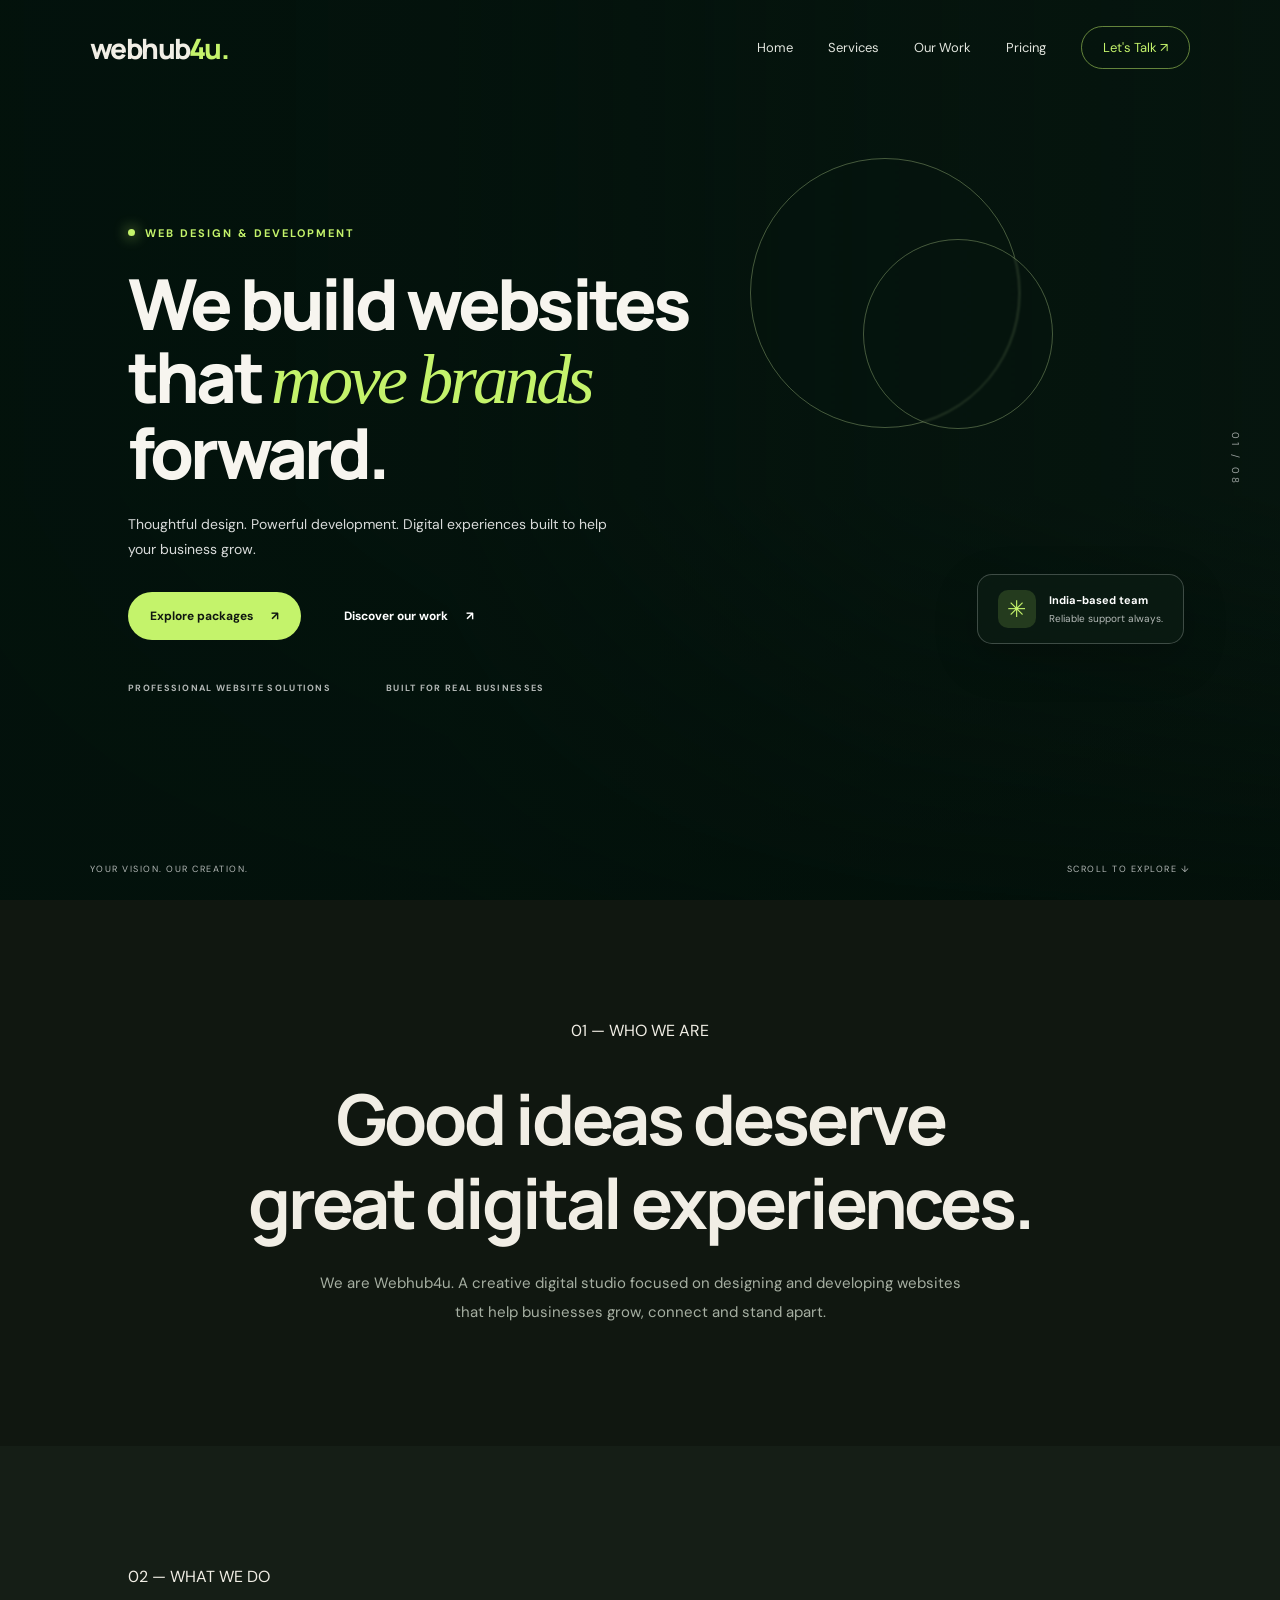
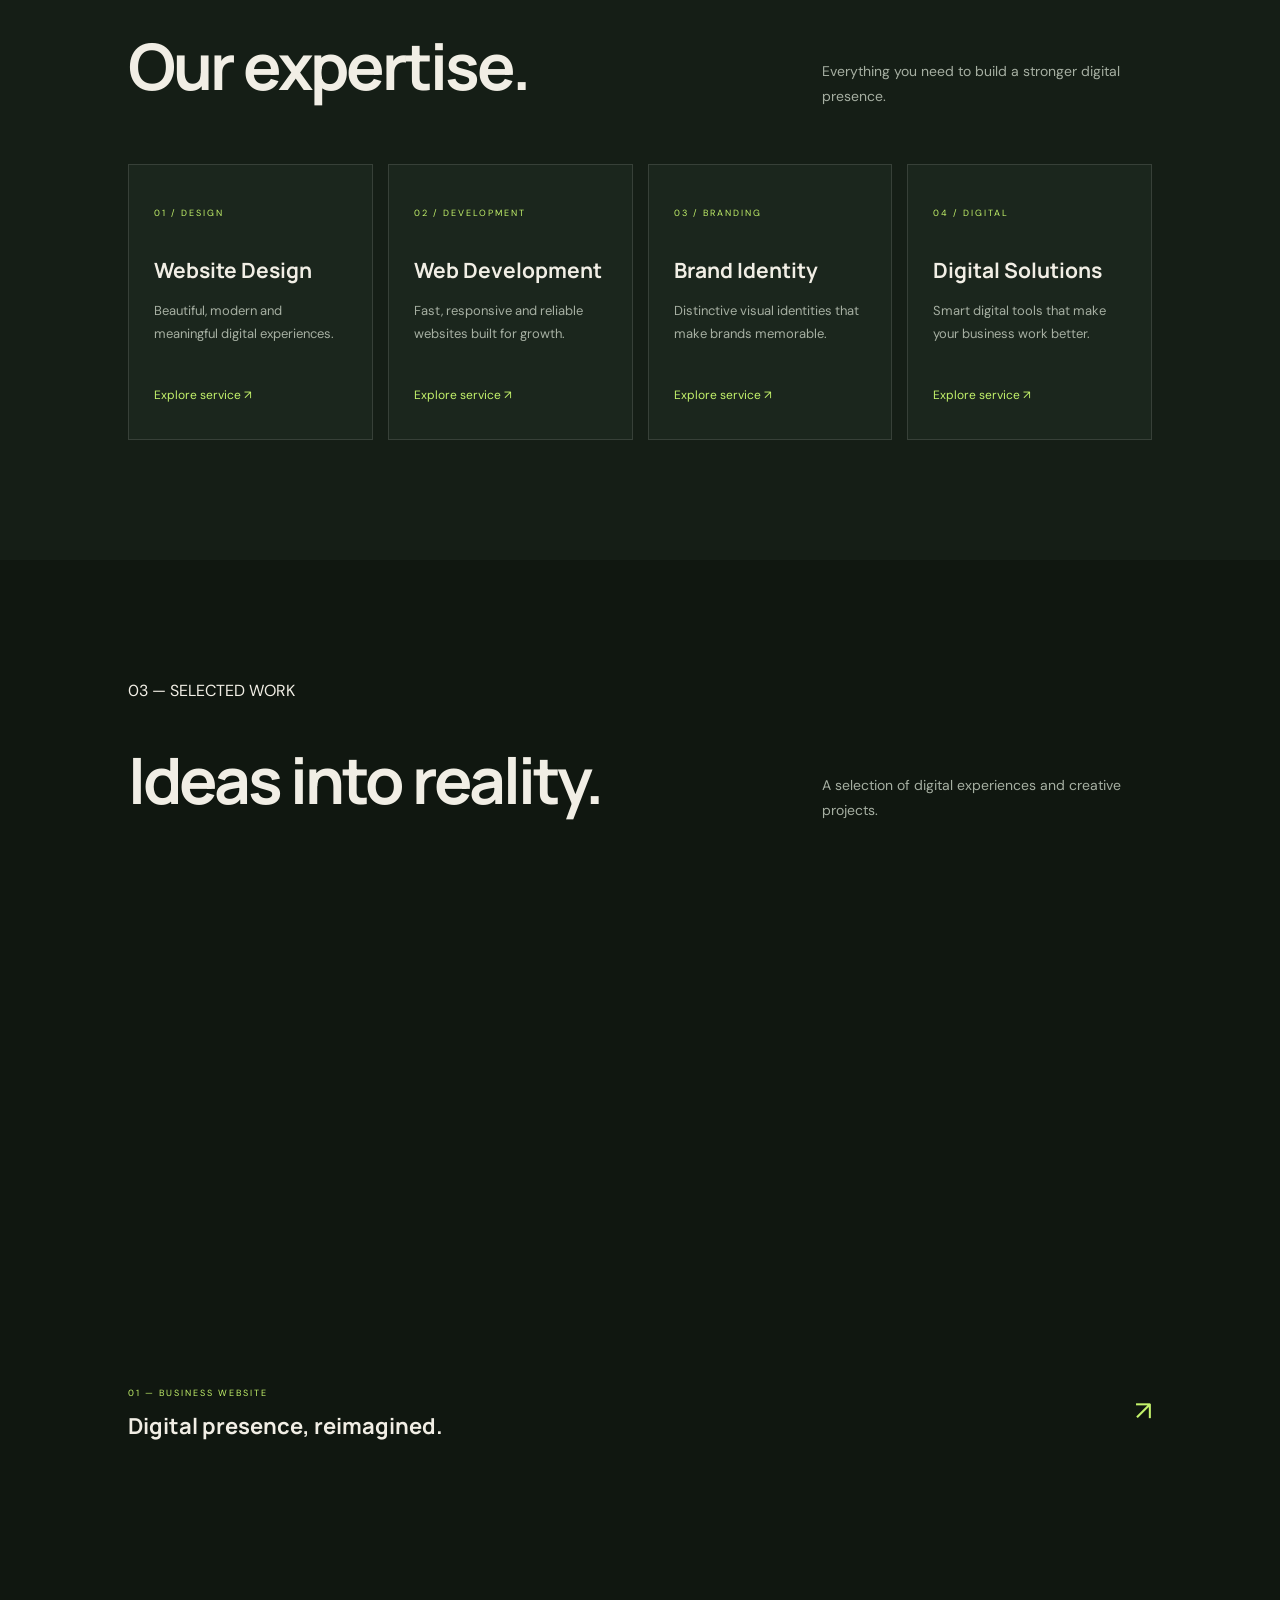
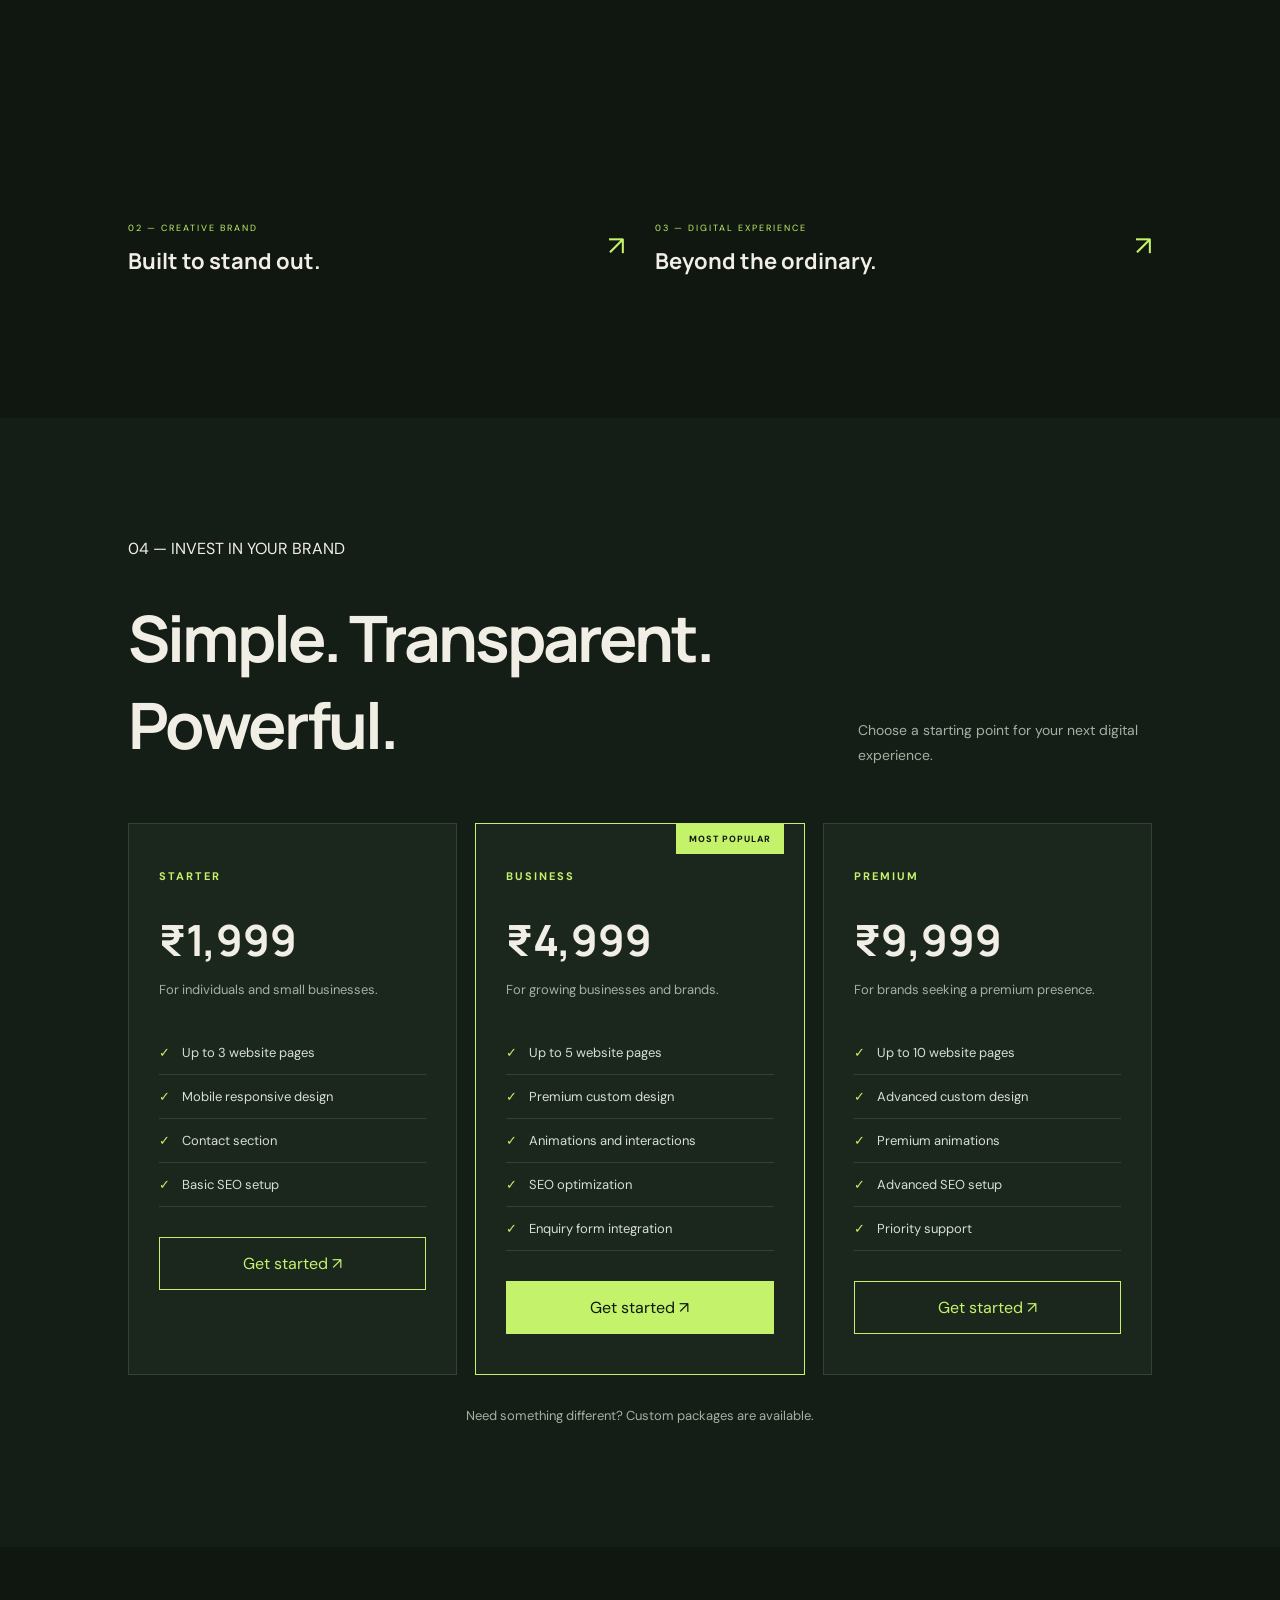
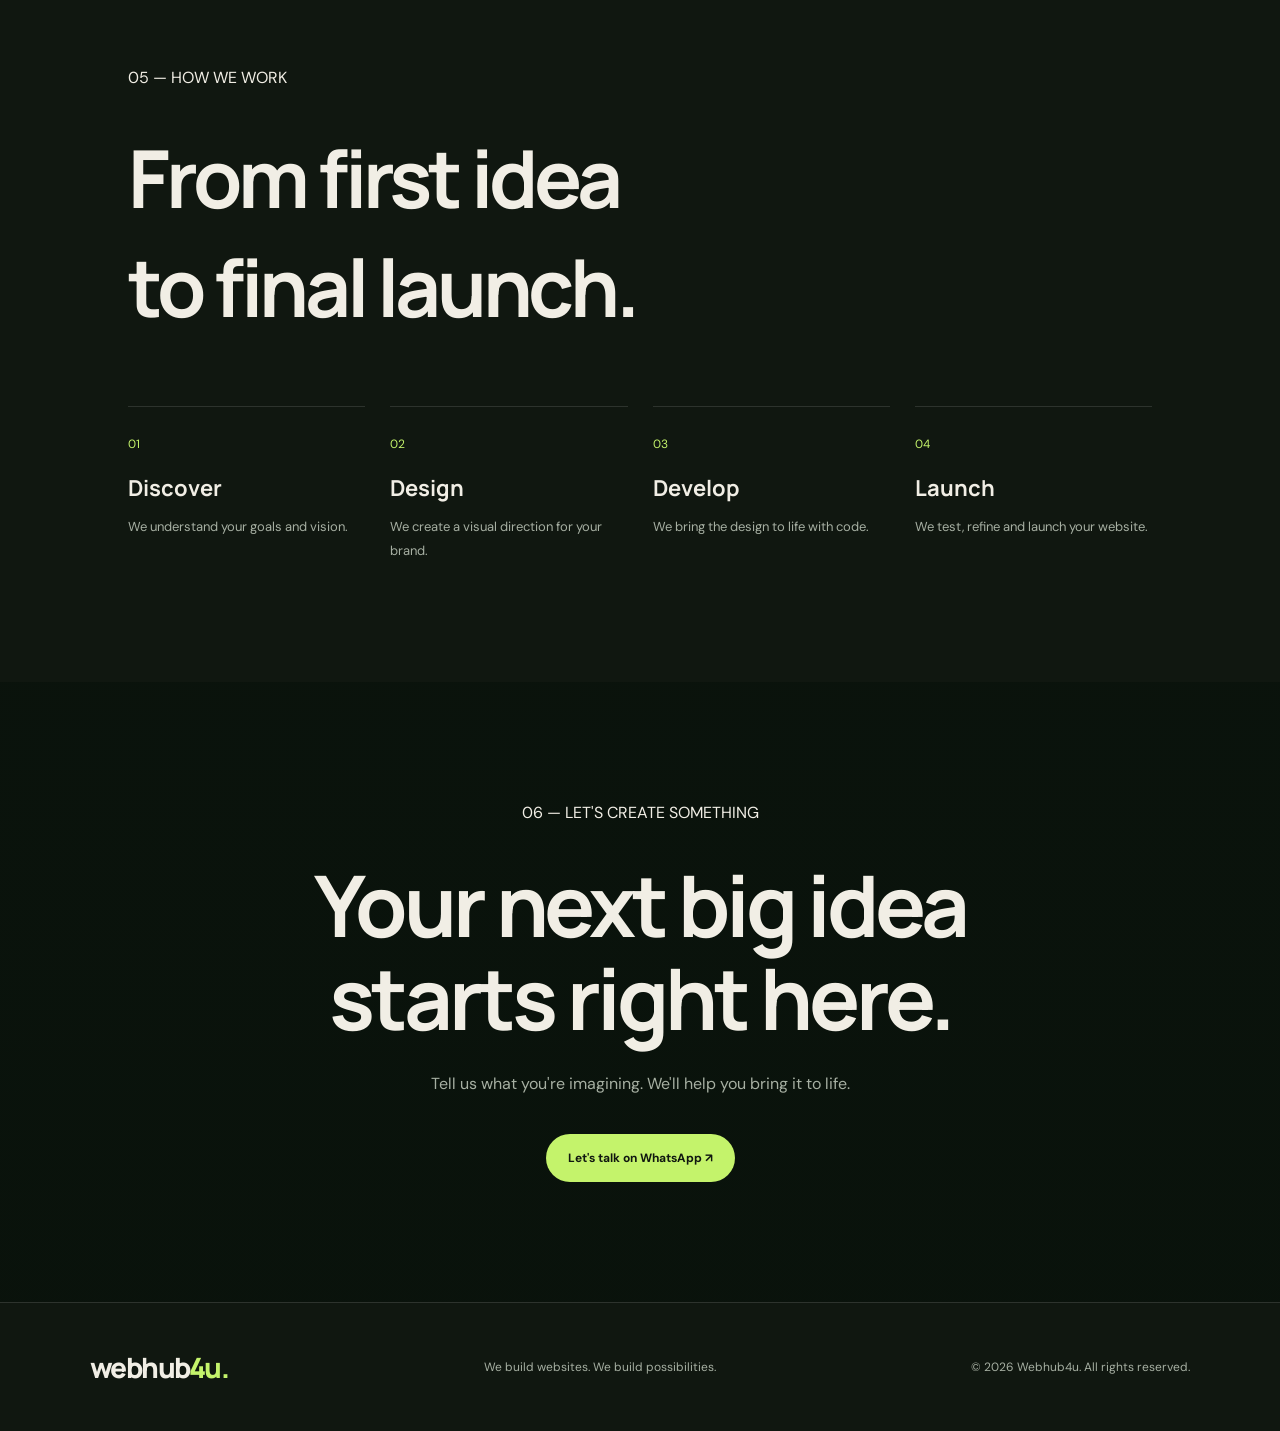
<file: index.html>
<!DOCTYPE html>
<html lang="en">
<head>
  <meta charset="UTF-8">
  <meta name="viewport" content="width=device-width, initial-scale=1.0">

  <meta name="theme-color" content="#101710">

  <meta name="description" content="Webhub4u — We build digital experiences, powerful websites and brands that stand out.">

  <title>Webhub4u — We Build Digital Experiences</title>

  <link rel="preconnect" href="https://fonts.googleapis.com">
  <link rel="preconnect" href="https://fonts.gstatic.com" crossorigin>

  <link href="https://fonts.googleapis.com/css2?family=DM+Sans:wght@400;500;600;700;800&family=Manrope:wght@400;500;600;700;800&display=swap" rel="stylesheet">
<link href="https://fonts.googleapis.com/css2?family=DM+Sans:wght@400;500;600;700;800&family=Manrope:wght@400;500;600;700;800&family=Playfair+Display:ital,wght@1,500&display=swap" rel="stylesheet">
  <link rel="stylesheet" href="style.css">
</head>

<body>

  <div class="loader" id="loader">
    <div class="loader-logo">webhub<span>4u.</span></div>
    <div class="loader-line"></div>
  </div>

  <div class="scroll-progress"></div>

  <header class="site-header">

    <a href="#home" class="logo">
      webhub<span>4u.</span>
    </a>

    <nav class="primary-nav">
      <a href="#home" class="nav-link">Home</a>
      <a href="#services" class="nav-link">Services</a>
      <a href="#work" class="nav-link">Our Work</a>
      <a href="#pricing" class="nav-link">Pricing</a>
      <a href="#contact" class="nav-link nav-contact">Let's Talk ↗</a>
    </nav>

    <button class="menu-toggle" aria-label="Open navigation" aria-expanded="false">
      <span></span>
      <span></span>
    </button>

  </header>

  <main>


<section class="hero" id="home">

  <div class="hero-image"></div>
  <div class="hero-overlay"></div>

  <div class="hero-content">

    <div class="hero-label">
      <span class="status-dot"></span>
      WEB DESIGN & DEVELOPMENT
    </div>

    <h1>
      We build websites<br>
      that <em>move brands</em><br>
      forward.
    </h1>

    <p>
      Thoughtful design. Powerful development. Digital experiences
      built to help your business grow.
    </p>

    <div class="hero-actions">

      <a href="#pricing" class="btn-primary">
        Explore packages <span>↗</span>
      </a>

      <a href="#work" class="btn-secondary">
        Discover our work <span>↗</span>
      </a>

    </div>

    <div class="hero-trust">
      <span>PROFESSIONAL WEBSITE SOLUTIONS</span>
      <span>BUILT FOR REAL BUSINESSES</span>
    </div>

  </div>

  <div class="hero-visual">

    <div class="hero-ring ring-one"></div>
    <div class="hero-ring ring-two"></div>

    <div class="hero-glass-card">
      <div class="glass-icon">✳</div>
      <div>
        <strong>India-based team</strong>
        <span>Reliable support always.</span>
      </div>
    </div>

  </div>

  <div class="hero-bottom">
    <span>YOUR VISION. OUR CREATION.</span>
    <span>SCROLL TO EXPLORE ↓</span>
  </div>

  <div class="hero-index">01 / 08</div>

</section>

         

    <section class="intro reveal" id="intro">
      <div class="section-tag">01 — WHO WE ARE</div>

      <h2>
        Good ideas deserve<br>
        <span>great digital experiences.</span>
      </h2>

      <p>
        We are Webhub4u. A creative digital studio focused on
        designing and developing websites that help businesses
        grow, connect and stand apart.
      </p>
    </section>

    <section class="services reveal" id="services">
      <div class="section-tag">02 — WHAT WE DO</div>

      <div class="section-heading">
        <h2>Our expertise.</h2>
        <p>Everything you need to build a stronger digital presence.</p>
      </div>

      <div class="service-grid">

        <article class="service-card">
          <span>01 / DESIGN</span>
          <h3>Website Design</h3>
          <p>Beautiful, modern and meaningful digital experiences.</p>
          <a href="#contact">Explore service ↗</a>
        </article>

        <article class="service-card">
          <span>02 / DEVELOPMENT</span>
          <h3>Web Development</h3>
          <p>Fast, responsive and reliable websites built for growth.</p>
          <a href="#contact">Explore service ↗</a>
        </article>

        <article class="service-card">
          <span>03 / BRANDING</span>
          <h3>Brand Identity</h3>
          <p>Distinctive visual identities that make brands memorable.</p>
          <a href="#contact">Explore service ↗</a>
        </article>

        <article class="service-card">
          <span>04 / DIGITAL</span>
          <h3>Digital Solutions</h3>
          <p>Smart digital tools that make your business work better.</p>
          <a href="#contact">Explore service ↗</a>
        </article>

      </div>
    </section>

    <section class="portfolio reveal" id="work">
      <div class="section-tag">03 — SELECTED WORK</div>

      <div class="section-heading">
        <h2>Ideas into reality.</h2>
        <p>A selection of digital experiences and creative projects.</p>
      </div>

      <div class="portfolio-grid">

        <article class="project project-large">
          <div class="project-image project-one"></div>
          <div class="project-info">
            <div>
              <span>01 — BUSINESS WEBSITE</span>
              <h3>Digital presence, reimagined.</h3>
            </div>
            <span class="project-arrow">↗</span>
          </div>
        </article>

        <article class="project">
          <div class="project-image project-two"></div>
          <div class="project-info">
            <div>
              <span>02 — CREATIVE BRAND</span>
              <h3>Built to stand out.</h3>
            </div>
            <span class="project-arrow">↗</span>
          </div>
        </article>

        <article class="project">
          <div class="project-image project-three"></div>
          <div class="project-info">
            <div>
              <span>03 — DIGITAL EXPERIENCE</span>
              <h3>Beyond the ordinary.</h3>
            </div>
            <span class="project-arrow">↗</span>
          </div>
        </article>

      </div>
    </section>

    <section class="pricing reveal" id="pricing">
      <div class="section-tag">04 — INVEST IN YOUR BRAND</div>

      <div class="section-heading">
        <h2>Simple. Transparent. Powerful.</h2>
        <p>Choose a starting point for your next digital experience.</p>
      </div>

      <div class="pricing-grid">

        <article class="price-card">
          <span>STARTER</span>
          <h3>₹1,999</h3>
          <p>For individuals and small businesses.</p>
          <ul>
            <li>Up to 3 website pages</li>
            <li>Mobile responsive design</li>
            <li>Contact section</li>
            <li>Basic SEO setup</li>
          </ul>
          <button class="price-button" data-plan="Starter">
            Get started ↗
          </button>
        </article>

        <article class="price-card featured">
          <div class="popular">MOST POPULAR</div>
          <span>BUSINESS</span>
          <h3>₹4,999</h3>
          <p>For growing businesses and brands.</p>
          <ul>
            <li>Up to 5 website pages</li>
            <li>Premium custom design</li>
            <li>Animations and interactions</li>
            <li>SEO optimization</li>
            <li>Enquiry form integration</li>
          </ul>
          <button class="price-button" data-plan="Business">
            Get started ↗
          </button>
        </article>

        <article class="price-card">
          <span>PREMIUM</span>
          <h3>₹9,999</h3>
          <p>For brands seeking a premium presence.</p>
          <ul>
            <li>Up to 10 website pages</li>
            <li>Advanced custom design</li>
            <li>Premium animations</li>
            <li>Advanced SEO setup</li>
            <li>Priority support</li>
          </ul>
          <button class="price-button" data-plan="Premium">
            Get started ↗
          </button>
        </article>

      </div>

      <p class="price-note">
        Need something different? Custom packages are available.
      </p>
    </section>

    <section class="process reveal" id="process">
      <div class="section-tag">05 — HOW WE WORK</div>

      <h2>From first idea<br>to <span>final launch.</span></h2>

      <div class="process-grid">
        <div><span>01</span><h3>Discover</h3><p>We understand your goals and vision.</p></div>
        <div><span>02</span><h3>Design</h3><p>We create a visual direction for your brand.</p></div>
        <div><span>03</span><h3>Develop</h3><p>We bring the design to life with code.</p></div>
        <div><span>04</span><h3>Launch</h3><p>We test, refine and launch your website.</p></div>
      </div>
    </section>

    <section class="contact reveal" id="contact">
      <div class="contact-content">
        <div class="section-tag">06 — LET'S CREATE SOMETHING</div>
        <h2>Your next big idea<br>starts <span>right here.</span></h2>
        <p>Tell us what you're imagining. We'll help you bring it to life.</p>

        <a class="btn-primary" href="https://wa.me/91YOURNUMBER">
          Let's talk on WhatsApp ↗
        </a>
      </div>
    </section>

  </main>

  <footer class="footer">
    <a href="#home" class="logo">webhub<span>4u.</span></a>
    <p>We build websites. We build possibilities.</p>
    <span>© <span id="year"></span> Webhub4u. All rights reserved.</span>
  </footer>

  <script src="script.js"></script>

</body>
</html>
</file>
<file: style.css>
/* =========================================
   WEBHUB4U — CINEMATIC WEBSITE
   VERSION 1.0
========================================= */

:root {
  --bg: #101710;
  --bg-light: #18221a;
  --card: #1b261d;
  --cream: #f1eee5;
  --muted: #a6afa2;
  --lime: #c4f36b;
  --border: rgba(255,255,255,.12);
  --font: 'DM Sans', sans-serif;
  --heading: 'Manrope', sans-serif;
}

* {
  margin: 0;
  padding: 0;
  box-sizing: border-box;
}

html {
  scroll-behavior: smooth;
  scroll-padding-top: 100px;
}

body {
  background: var(--bg);
  color: var(--cream);
  font-family: var(--font);
  overflow-x: hidden;
}

a {
  color: inherit;
  text-decoration: none;
}

button {
  font: inherit;
  cursor: pointer;
  border: none;
}

::selection {
  background: var(--lime);
  color: var(--bg);
}

/* LOADER */

.loader {
  position: fixed;
  inset: 0;
  z-index: 9999;
  background: var(--bg);
  display: flex;
  align-items: center;
  justify-content: center;
  flex-direction: column;
  gap: 20px;
  transition: opacity .7s ease, visibility .7s ease;
}

.loader.hide {
  opacity: 0;
  visibility: hidden;
}

.loader-logo {
  font-family: var(--heading);
  font-size: 36px;
  font-weight: 800;
}

.loader-logo span,
.logo span {
  color: var(--lime);
}

.loader-line {
  width: 100px;
  height: 2px;
  background: var(--lime);
  animation: loaderLine 1.2s ease-in-out infinite;
}

@keyframes loaderLine {
  0% { transform: scaleX(.1); opacity: .3; }
  50% { transform: scaleX(1); opacity: 1; }
  100% { transform: scaleX(.1); opacity: .3; }
}

/* SCROLL PROGRESS */

.scroll-progress {
  position: fixed;
  top: 0;
  left: 0;
  height: 3px;
  width: 0;
  background: var(--lime);
  z-index: 10000;
}

/* HEADER */

.site-header {
  position: fixed;
  top: 0;
  left: 0;
  width: 100%;
  z-index: 1000;
  padding: 26px 7%;
  display: flex;
  align-items: center;
  justify-content: space-between;
  transition: .4s ease;
}

.site-header.scrolled {
  background: rgba(15,23,16,.92);
  backdrop-filter: blur(18px);
  padding-top: 17px;
  padding-bottom: 17px;
  border-bottom: 1px solid var(--border);
}

.logo {
  font-family: var(--heading);
  font-size: 28px;
  font-weight: 800;
  letter-spacing: -1.5px;
}

.primary-nav {
  display: flex;
  align-items: center;
  gap: 35px;
}

.nav-link {
  font-size: 13px;
  color: #e3e6df;
  transition: .3s;
}

.nav-link:hover {
  color: var(--lime);
}

.nav-contact {
  border: 1px solid rgba(196,243,107,.5);
  padding: 12px 21px;
  border-radius: 30px;
  color: var(--lime);
}

.nav-contact:hover {
  background: var(--lime);
  color: var(--bg);
}

.menu-toggle {
  display: none;
  background: transparent;
  width: 36px;
  height: 36px;
}

.menu-toggle span {
  display: block;
  height: 2px;
  width: 25px;
  background: white;
  margin: 6px auto;
}


/* =========================================
   WEBHUB4U — CINEMATIC HERO
========================================= */

.hero {
  position: relative;
  min-height: 100vh;
  min-height: 100svh;
  display: flex;
  align-items: center;
  padding: 130px 10% 110px;
  overflow: hidden;
  isolation: isolate;
  background: #07160f;
}

.hero-image {
  position: absolute;
  inset: 0;
  z-index: -3;
  background-image: url('https://images.unsplash.com/photo-1464822759023-fed622ff2c3b?auto=format&fit=crop&w=2400&q=90');
  background-size: cover;
  background-position: center 48%;
  transform: scale(1.08);
  animation: heroZoom 18s ease-out forwards;
}

@keyframes heroZoom {
  to { transform: scale(1); }
}

.hero-overlay {
  position: absolute;
  inset: 0;
  z-index: -2;
  background:
    linear-gradient(90deg,
      rgba(3,18,12,.94) 0%,
      rgba(3,18,12,.83) 35%,
      rgba(3,18,12,.43) 70%,
      rgba(3,18,12,.25) 100%),
    linear-gradient(0deg,
      rgba(3,15,9,.8),
      transparent 45%);
}

.hero-content {
  position: relative;
  z-index: 3;
  max-width: 720px;
  animation: heroEnter 1.1s .2s both;
}

@keyframes heroEnter {
  from {
    opacity: 0;
    transform: translateY(35px);
  }
  to {
    opacity: 1;
    transform: translateY(0);
  }
}

.hero-label {
  font-size: 11px;
  letter-spacing: 2px;
  color: var(--lime);
  font-weight: 700;
  display: flex;
  align-items: center;
}

.status-dot {
  width: 7px;
  height: 7px;
  display: inline-block;
  border-radius: 50%;
  background: var(--lime);
  margin-right: 10px;
  box-shadow: 0 0 14px var(--lime);
}

.hero h1 {
  font-family: var(--heading);
  font-size: clamp(48px, 5.5vw, 78px);
  line-height: 1.04;
  letter-spacing: -3.8px;
  font-weight: 800;
  margin: 27px 0 22px;
  color: #f7f5ef;
}

.hero h1 em {
  font-family: Georgia, serif;
  font-weight: 400;
  font-style: italic;
  color: var(--lime);
}

.hero-content > p {
  max-width: 480px;
  color: rgba(255,255,255,.85);
  font-size: 14px;
  line-height: 1.8;
}

.hero-actions {
  display: flex;
  align-items: center;
  gap: 20px;
  margin-top: 30px;
}

.btn-primary,
.btn-secondary {
  min-height: 48px;
  display: inline-flex;
  align-items: center;
  justify-content: center;
  gap: 18px;
  padding: 0 22px;
  border-radius: 30px;
  font-size: 12px;
  font-weight: 700;
  transition: .35s ease;
}

.btn-primary {
  background: var(--lime);
  color: #101710;
}

.btn-primary:hover {
  background: white;
  transform: translateY(-4px);
  box-shadow: 0 10px 30px rgba(196,243,107,.2);
}

.btn-secondary {
  color: white;
  border: 1px solid transparent;
}

.btn-secondary:hover {
  color: var(--lime);
  transform: translateY(-3px);
}

/* HERO TRUST */

.hero-trust {
  display: flex;
  gap: 55px;
  margin-top: 42px;
}

.hero-trust span {
  font-size: 9px;
  letter-spacing: 1.3px;
  color: rgba(255,255,255,.7);
  font-weight: 700;
}

/* FLOATING VISUAL */

.hero-visual {
  position: absolute;
  width: 44%;
  height: 75%;
  right: 4%;
  top: 10%;
  z-index: 1;
  pointer-events: none;
}

.hero-ring {
  position: absolute;
  border: 1px solid rgba(211,241,166,.32);
  border-radius: 50%;
  backdrop-filter: blur(1px);
}

.ring-one {
  width: 270px;
  height: 270px;
  top: 10%;
  left: 15%;
  animation: floatRing 8s ease-in-out infinite;
}

.ring-two {
  width: 190px;
  height: 190px;
  top: 22%;
  left: 35%;
  animation: floatRing 8s ease-in-out infinite reverse;
}

@keyframes floatRing {
  0%,100% { transform: translateY(0); }
  50% { transform: translateY(-14px); }
}

/* GLASS CARD */

.hero-glass-card {
  position: absolute;
  right: 8%;
  bottom: 18%;
  display: flex;
  align-items: center;
  gap: 13px;
  padding: 15px 20px;
  border: 1px solid rgba(255,255,255,.22);
  border-radius: 15px;
  background: rgba(15,35,23,.48);
  backdrop-filter: blur(18px);
  box-shadow: 0 15px 45px rgba(0,0,0,.2);
  animation: glassFloat 5s ease-in-out infinite;
}

@keyframes glassFloat {
  0%,100% { transform: translateY(0); }
  50% { transform: translateY(-9px); }
}

.glass-icon {
  width: 38px;
  height: 38px;
  border-radius: 10px;
  background: rgba(196,243,107,.15);
  color: var(--lime);
  display: grid;
  place-items: center;
  font-size: 23px;
}

.hero-glass-card strong {
  display: block;
  color: white;
  font-size: 11px;
}

.hero-glass-card span {
  display: block;
  color: rgba(255,255,255,.7);
  font-size: 10px;
  margin-top: 5px;
}

/* BOTTOM DETAILS */

.hero-bottom {
  position: absolute;
  left: 7%;
  right: 7%;
  bottom: 25px;
  display: flex;
  justify-content: space-between;
  font-size: 9px;
  letter-spacing: 1.5px;
  color: rgba(255,255,255,.7);
}

.hero-index {
  position: absolute;
  right: 3%;
  top: 48%;
  writing-mode: vertical-rl;
  font-size: 10px;
  letter-spacing: 3px;
  color: rgba(255,255,255,.6);
}

/* HERO TABLET */

@media(max-width:1000px) {
  .hero {
    padding-left: 7%;
    padding-right: 7%;
  }

  .hero-visual {
    right: -5%;
    opacity: .7;
  }

  .hero h1 {
    font-size: clamp(48px,6.5vw,68px);
  }
}

/* HERO MOBILE */

@media(max-width:700px) {

  .hero {
    min-height: 92svh;
    padding: 135px 7% 105px;
    align-items: center;
  }

  .hero-image {
    background-position: 58% center;
  }

  .hero-overlay {
    background:
      linear-gradient(90deg,
        rgba(3,18,12,.88),
        rgba(3,18,12,.52)),
      linear-gradient(0deg,
        rgba(3,15,9,.85),
        transparent);
  }

  .hero-content {
    width: 100%;
  }

  .hero-label {
    font-size: 9px;
    letter-spacing: 1.5px;
  }

  .hero h1 {
    font-size: clamp(39px, 10vw, 57px);
    line-height: 1.1;
    letter-spacing: -2px;
    margin: 25px 0 20px;
  }

  .hero-content > p {
    font-size: 13px;
    line-height: 1.8;
    max-width: 340px;
  }

  .hero-actions {
    flex-wrap: wrap;
    gap: 8px;
    margin-top: 25px;
  }

  .btn-primary,
  .btn-secondary {
    min-height: 45px;
    padding: 0 16px;
    gap: 10px;
    font-size: 11px;
  }

  .hero-trust {
    gap: 15px;
    flex-wrap: wrap;
    margin-top: 35px;
  }

  .hero-trust span {
    font-size: 8px;
  }

  .hero-visual {
    width: 100%;
    height: 100%;
    right: -35%;
    top: 0;
    opacity: .4;
  }

  .ring-one {
    width: 180px;
    height: 180px;
    top: 17%;
    left: 25%;
  }

  .ring-two {
    width: 125px;
    height: 125px;
    top: 27%;
    left: 43%;
  }

  .hero-glass-card {
    display: none;
  }

  .hero-index {
    display: none;
  }

  .hero-bottom {
    left: 7%;
    right: 7%;
    bottom: 20px;
    font-size: 7px;
    letter-spacing: .7px;
  }
}

@media(max-width:380px) {
  .hero h1 {
    font-size: 37px;
  }

  .hero-actions {
    align-items: flex-start;
  }
}

/* COMMON SECTIONS */

section:not(.hero) {
  padding: 120px 10%;
}

.section-heading {
  display: flex;
  justify-content: space-between;
  align-items: end;
  gap: 25px;
  margin: 35px 0 55px;
}

.section-heading h2 {
  font-family: var(--heading);
  font-size: clamp(36px,5vw,65px);
  letter-spacing: -3px;
}

.section-heading p {
  color: var(--muted);
  max-width: 330px;
  line-height: 1.8;
  font-size: 14px;
}

/* INTRO */

.intro {
  text-align: center;
  background: var(--bg);
}

.intro h2 {
  font-family: var(--heading);
  font-size: clamp(35px,5.5vw,70px);
  letter-spacing: -3px;
  line-height: 1.2;
  margin: 35px 0 25px;
}

.intro > p {
  color: var(--muted);
  max-width: 650px;
  margin: auto;
  line-height: 1.9;
  font-size: 15px;
}

/* SERVICES */

.services {
  background: #151e16;
}

.service-grid {
  display: grid;
  grid-template-columns: repeat(4,1fr);
  gap: 15px;
}

.service-card {
  background: var(--card);
  padding: 35px 25px;
  min-height: 270px;
  border: 1px solid var(--border);
  transition: .4s ease;
}

.service-card:hover {
  transform: translateY(-9px);
  border-color: rgba(196,243,107,.6);
  background: #202d21;
}

.service-card > span,
.project-info > div > span {
  color: var(--lime);
  font-size: 9px;
  letter-spacing: 2px;
}

.service-card h3 {
  font-family: var(--heading);
  font-size: 21px;
  margin: 35px 0 15px;
}

.service-card p {
  color: var(--muted);
  font-size: 13px;
  line-height: 1.8;
  min-height: 70px;
}

.service-card a {
  display: inline-block;
  color: var(--lime);
  font-size: 12px;
  margin-top: 18px;
}

/* PORTFOLIO */

.portfolio-grid {
  display: grid;
  grid-template-columns: repeat(2,1fr);
  gap: 30px;
}

.project-large {
  grid-column: span 2;
}

.project-image {
  height: 300px;
  background-size: cover;
  background-position: center;
  position: relative;
  overflow: hidden;
  transition: transform .6s ease;
}

.project-large .project-image {
  height: 480px;
}

.project:hover .project-image {
  transform: scale(1.015);
}

.project-one {
  background-image: url('https://images.unsplash.com/photo-1497366754035-f200968a6e72?auto=format&fit=crop&w=1600&q=85');
}

.project-two {
  background-image: url('https://images.unsplash.com/photo-1600210492486-724fe5c67fb0?auto=format&fit=crop&w=1200&q=85');
}

.project-three {
  background-image: url('https://images.unsplash.com/photo-1519389950473-47ba0277781c?auto=format&fit=crop&w=1200&q=85');
}

.project-info {
  padding: 22px 0;
  display: flex;
  justify-content: space-between;
  align-items: center;
}

.project-info h3 {
  font-family: var(--heading);
  font-size: 22px;
  margin-top: 10px;
}

.project-arrow {
  font-size: 27px;
  color: var(--lime);
}

/* PRICING */

.pricing {
  background: #151e16;
}

.pricing-grid {
  display: grid;
  grid-template-columns: repeat(3,1fr);
  gap: 18px;
}

.price-card {
  position: relative;
  background: var(--card);
  border: 1px solid var(--border);
  padding: 40px 30px;
  transition: .4s ease;
}

.price-card:hover {
  transform: translateY(-7px);
}

.price-card.featured {
  border-color: var(--lime);
}

.price-card > span {
  color: var(--lime);
  font-size: 11px;
  letter-spacing: 2px;
  font-weight: 700;
}

.price-card h3 {
  font-family: var(--heading);
  font-size: 43px;
  margin: 25px 0 10px;
}

.price-card > p,
.price-note {
  font-size: 13px;
  color: var(--muted);
  line-height: 1.7;
}

.price-card ul {
  list-style: none;
  margin: 30px 0;
}

.price-card li {
  border-bottom: 1px solid var(--border);
  padding: 13px 0;
  font-size: 13px;
  color: #d8ded5;
}

.price-card li::before {
  content: "✓";
  color: var(--lime);
  margin-right: 12px;
}

.popular {
  position: absolute;
  top: 0;
  right: 20px;
  background: var(--lime);
  color: var(--bg);
  font-size: 9px;
  font-weight: 800;
  letter-spacing: 1px;
  padding: 9px 13px;
}

.price-button {
  width: 100%;
  padding: 15px;
  background: transparent;
  border: 1px solid var(--lime);
  color: var(--lime);
  transition: .3s;
}

.price-button:hover {
  background: var(--lime);
  color: var(--bg);
}

.featured .price-button {
  background: var(--lime);
  color: var(--bg);
}

.price-note {
  text-align: center;
  margin-top: 30px;
}

/* PROCESS */

.process h2 {
  font-family: var(--heading);
  font-size: clamp(45px,7vw,80px);
  letter-spacing: -4px;
  margin: 35px 0 65px;
}

.process-grid {
  display: grid;
  grid-template-columns: repeat(4,1fr);
  gap: 25px;
}

.process-grid > div {
  border-top: 1px solid var(--border);
  padding-top: 25px;
}

.process-grid span {
  color: var(--lime);
  font-size: 12px;
}

.process-grid h3 {
  font-family: var(--heading);
  font-size: 22px;
  margin: 20px 0 12px;
}

.process-grid p {
  font-size: 13px;
  color: var(--muted);
  line-height: 1.8;
}

/* CONTACT */

.contact {
  background:
    linear-gradient(rgba(9,18,11,.85),rgba(9,18,11,.92)),
    url('https://images.unsplash.com/photo-1470770841072-f978cf4d019e?auto=format&fit=crop&w=2000&q=85')
    center/cover;
  text-align: center;
}

.contact-content {
  max-width: 750px;
  margin: auto;
}

.contact h2 {
  font-family: var(--heading);
  font-size: clamp(45px,7vw,85px);
  letter-spacing: -4px;
  line-height: 1.1;
  margin: 35px 0 25px;
}

.contact p {
  color: var(--muted);
  margin-bottom: 35px;
  line-height: 1.8;
}

.contact .btn-primary {
  margin: auto;
}

/* FOOTER */

.footer {
  padding: 45px 7%;
  display: flex;
  justify-content: space-between;
  align-items: center;
  gap: 25px;
  flex-wrap: wrap;
  border-top: 1px solid var(--border);
}

.footer p,
.footer > span {
  font-size: 12px;
  color: var(--muted);
}

/* SCROLL REVEAL */

.reveal {
  opacity: 0;
  transform: translateY(35px);
  transition: opacity .8s ease, transform .8s ease;
}

.reveal.is-visible {
  opacity: 1;
  transform: translateY(0);
}

/* TABLET */

@media(max-width:1000px) {
  .site-header {
    padding-left: 5%;
    padding-right: 5%;
  }

  .primary-nav {
    gap: 20px;
  }

  .service-grid {
    grid-template-columns: repeat(2,1fr);
  }

  .process-grid {
    grid-template-columns: repeat(2,1fr);
  }

  .pricing-grid {
    grid-template-columns: repeat(2,1fr);
  }

  .price-card:last-child {
    grid-column: span 2;
  }
}

/* MOBILE */

@media(max-width:700px) {

  html {
    scroll-padding-top: 75px;
  }

  .site-header {
    padding: 17px 6%;
  }

  .logo {
    font-size: 25px;
  }

  .menu-toggle {
    display: block;
  }

  .primary-nav {
    position: absolute;
    top: 100%;
    left: 0;
    width: 100%;
    padding: 25px 6% 30px;
    background: rgba(15,23,16,.98);
    backdrop-filter: blur(20px);
    border-bottom: 1px solid var(--border);
    display: flex;
    flex-direction: column;
    align-items: flex-start;
    gap: 25px;
    opacity: 0;
    visibility: hidden;
    transform: translateY(-10px);
    transition: .3s ease;
  }

  .primary-nav.open {
    opacity: 1;
    visibility: visible;
    transform: translateY(0);
  }

  .nav-contact {
    width: 100%;
    text-align: center;
  }

  .hero {
    padding: 140px 7% 110px;
    min-height: 90svh;
  }

  .hero-image {
    background-position: 58% center;
  }

  .hero-overlay {
    background:
      linear-gradient(90deg,rgba(8,17,11,.83),rgba(8,17,11,.35)),
      linear-gradient(0deg,rgba(8,17,11,.8),transparent);
  }

  .hero h1 {
    font-size: clamp(44px,11vw,65px);
    letter-spacing: -2.5px;
    margin: 28px 0 20px;
  }

  .hero-content > p {
    font-size: 14px;
    line-height: 1.8;
  }

  .hero-actions {
    gap: 12px;
  }

  .btn-primary,
  .btn-secondary {
    padding: 0 17px;
    min-height: 49px;
    gap: 12px;
    font-size: 12px;
  }

  .hero-bottom {
    left: 7%;
    right: 7%;
    bottom: 23px;
    font-size: 7px;
    letter-spacing: 1px;
  }

  .hero-index {
    display: none;
  }

  section:not(.hero) {
    padding: 85px 7%;
  }

  .section-heading {
    display: block;
    margin: 25px 0 35px;
  }

  .section-heading h2 {
    font-size: 39px;
    letter-spacing: -2px;
  }

  .section-heading p {
    margin-top: 15px;
  }

  .intro h2 {
    font-size: 37px;
    letter-spacing: -2px;
  }

  .intro > p {
    font-size: 14px;
  }

  .service-grid {
    grid-template-columns: 1fr;
    gap: 12px;
  }

  .service-card {
    min-height: auto;
    padding: 28px;
  }

  .service-card h3 {
    margin: 24px 0 12px;
  }

  .service-card p {
    min-height: auto;
  }

  .portfolio-grid {
    grid-template-columns: 1fr;
    gap: 15px;
  }

  .project-large {
    grid-column: span 1;
  }

  .project-large .project-image,
  .project-image {
    height: 260px;
  }

  .project-info h3 {
    font-size: 18px;
  }

  .pricing-grid {
    grid-template-columns: 1fr;
    gap: 18px;
  }

  .price-card:last-child {
    grid-column: auto;
  }

  .price-card {
    padding: 35px 25px;
  }

  .process h2 {
    font-size: 52px;
    letter-spacing: -2px;
    margin: 30px 0 45px;
  }

  .process-grid {
    grid-template-columns: 1fr 1fr;
    gap: 30px 17px;
  }

  .process-grid h3 {
    font-size: 18px;
  }

  .contact h2 {
    font-size: 48px;
    letter-spacing: -2px;
  }

  .footer {
    padding: 35px 7%;
    flex-direction: column;
    align-items: flex-start;
    gap: 15px;
  }
}

/* SMALL MOBILE */

@media(max-width:380px) {
  .hero h1 {
    font-size: 42px;
  }

  .hero-actions {
    flex-direction: column;
    align-items: stretch;
  }

  .process-grid {
    grid-template-columns: 1fr;
  }
}

/* ACCESSIBILITY */

@media(prefers-reduced-motion:reduce) {
  *,
  *::before,
  *::after {
    scroll-behavior: auto !important;
    animation-duration: .01ms !important;
    transition-duration: .01ms !important;
  }

  .reveal {
    opacity: 1;
    transform: none;
  }
}
</file>
